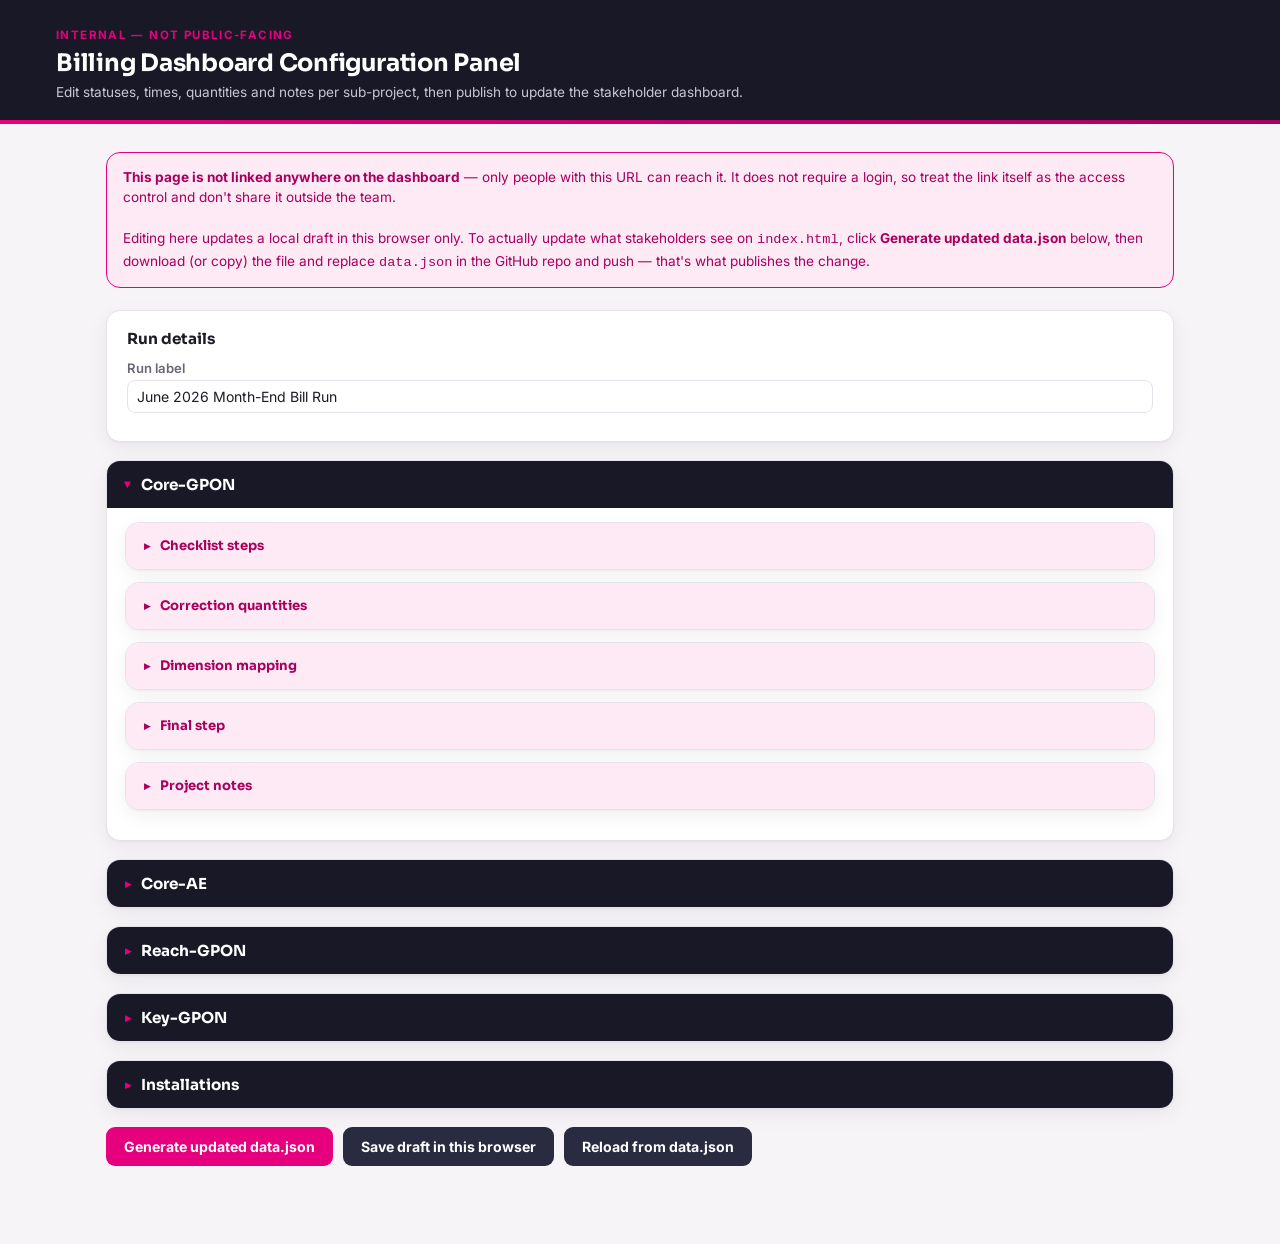
<file: config.html>
<!DOCTYPE html>
<html lang="en">
<head>
<meta charset="UTF-8" />
<meta name="viewport" content="width=device-width, initial-scale=1.0" />
<meta name="robots" content="noindex, nofollow" />
<title>Billing Dashboard — Configuration Panel</title>
<link rel="preconnect" href="https://fonts.googleapis.com">
<link href="https://fonts.googleapis.com/css2?family=Sora:wght@600;700&family=Inter:wght@400;500;600;700&display=swap" rel="stylesheet">
<link rel="stylesheet" href="style.css" />
<style>
  .config-card { background: var(--card); border:1px solid var(--border); border-radius: var(--radius); box-shadow: var(--shadow); padding: 18px 20px; margin-bottom: 18px; }
  .config-card h3 { font-size: 0.95rem; margin-bottom: 12px; }
  .field-row { display:flex; flex-wrap:wrap; gap: 12px; margin-bottom: 10px; align-items: flex-end; }
  .field { display:flex; flex-direction:column; gap:4px; font-size: 0.82rem; flex: 1 1 140px; }
  .field label { color: var(--muted); font-weight: 600; }
  .field input, .field select, .field textarea {
    font-family: inherit; font-size: 0.88rem; padding: 7px 9px;
    border: 1px solid var(--border); border-radius: 8px; background:#fff; color: var(--text);
  }
  .field textarea { resize: vertical; min-height: 50px; flex-basis: 100%; }
  .field.notes-field { flex-basis: 100%; }
  .checks-grid { display:grid; grid-template-columns: repeat(auto-fit, minmax(150px,1fr)); gap:10px; margin-bottom: 10px;}
  .sub-heading { font-size: 0.82rem; font-weight: 700; color: var(--text); margin: 16px 0 8px; }
  .sub-heading:first-of-type { margin-top: 0; }
  .step-block { border: 1px solid var(--border); border-radius: 10px; padding: 12px 14px; margin-bottom: 10px; background: var(--bg); }
  .step-block .step-name { font-size: 0.82rem; font-weight: 600; margin-bottom: 8px; color: var(--navy-light); }
  .group-heading { font-size: 0.75rem; text-transform: uppercase; letter-spacing: 0.06em; color: var(--pink-dark); font-weight:700; margin: 28px 0 10px; }
  .group-heading:first-of-type { margin-top: 0; }
  .placeholder-notice { color: var(--muted); font-size: 0.88rem; font-style: italic; }
  .actions { display:flex; gap:10px; flex-wrap: wrap; margin: 18px 0; }
  button.btn {
    font-family: inherit; font-weight: 700; font-size: 0.88rem; padding: 11px 18px;
    border-radius: 9px; border: none; cursor: pointer;
  }
  .btn-primary { background: var(--pink); color: #fff; }
  .btn-primary:hover { background: var(--pink-dark); }
  .btn-secondary { background: var(--navy-light); color: #fff; }
  .btn-secondary:hover { background: var(--navy); }
  .notice { background: var(--pink-tint); border:1px solid var(--pink); color: var(--pink-dark); padding: 14px 16px; border-radius: var(--radius); font-size: 0.85rem; margin-bottom: 22px; line-height:1.5; }
  textarea.json-output {
    width: 100%; min-height: 260px; font-family: "SF Mono", Menlo, Consolas, monospace;
    font-size: 0.78rem; padding: 12px; border-radius: 10px; border: 1px solid var(--border);
    background: var(--navy); color: #d9f7e3; white-space: pre;
  }
  .saved-msg { font-size: 0.82rem; color: var(--green); font-weight: 600; }

  details.config-project,
  details.config-section {
    border: 1px solid var(--border);
    border-radius: var(--radius);
    background: var(--card);
    box-shadow: var(--shadow);
    margin-bottom: 12px;
    overflow: hidden;
  }
  details.config-project { margin-bottom: 18px; }
  details.config-project > summary,
  details.config-section > summary {
    list-style: none;
    cursor: pointer;
    user-select: none;
    font-weight: 700;
    font-family: "Sora", sans-serif;
    padding: 14px 18px;
    display: flex;
    align-items: center;
    gap: 10px;
  }
  details.config-project > summary::-webkit-details-marker,
  details.config-section > summary::-webkit-details-marker { display: none; }
  details.config-project > summary::before,
  details.config-section > summary::before {
    content: "\25B8";
    color: var(--pink-dark);
    font-size: 0.75rem;
    transition: transform 0.15s ease;
    flex-shrink: 0;
  }
  details.config-project[open] > summary::before,
  details.config-section[open] > summary::before { transform: rotate(90deg); }
  details.config-project > summary {
    font-size: 0.95rem;
    background: var(--navy);
    color: #fff;
  }
  details.config-project > summary::before { color: var(--pink); }
  details.config-section > summary {
    font-size: 0.82rem;
    background: var(--pink-tint);
    color: var(--pink-dark);
    border-bottom: 1px solid transparent;
  }
  details.config-section[open] > summary {
    border-bottom-color: var(--border);
  }
  .config-project-body,
  .config-section-body {
    padding: 14px 18px 18px;
  }
  details.config-project-undefined {
    opacity: 0.65;
    background: var(--bg);
  }
  details.config-project-undefined > summary {
    background: var(--navy-light);
  }
  .iterations-editor { margin-top: 4px; }
  .iterations-editor-table {
    width: 100%;
    border-collapse: collapse;
    font-size: 0.82rem;
    margin-bottom: 10px;
  }
  .iterations-editor-table th,
  .iterations-editor-table td {
    padding: 8px 6px;
    border-bottom: 1px solid var(--border);
    vertical-align: middle;
  }
  .iterations-editor-table th {
    font-size: 0.72rem;
    text-transform: uppercase;
    letter-spacing: 0.04em;
    color: var(--muted);
    text-align: left;
  }
  .iterations-editor-table input {
    width: 100%;
    font-family: inherit;
    font-size: 0.85rem;
    padding: 6px 8px;
    border: 1px solid var(--border);
    border-radius: 8px;
  }
  .iterations-editor-table .iter-iteration-input {
    width: 56px;
    text-align: center;
  }
  .btn-small {
    font-family: inherit;
    font-weight: 600;
    font-size: 0.78rem;
    padding: 7px 12px;
    border-radius: 8px;
    border: 1px solid var(--border);
    background: #fff;
    cursor: pointer;
  }
  .btn-small:hover { background: var(--bg); }
  .btn-small.danger { color: var(--red); border-color: var(--red); }
  .iterations-actions { display: flex; gap: 8px; align-items: center; flex-wrap: wrap; }
  .iterations-hint { font-size: 0.78rem; color: var(--muted); }
  .comparison-editor-table {
    width: 100%;
    border-collapse: collapse;
    font-size: 0.82rem;
    margin-bottom: 10px;
  }
  .comparison-editor-table th,
  .comparison-editor-table td {
    padding: 8px 6px;
    border-bottom: 1px solid var(--border);
    vertical-align: middle;
  }
  .comparison-editor-table th {
    font-size: 0.72rem;
    text-transform: uppercase;
    letter-spacing: 0.04em;
    color: var(--muted);
    text-align: left;
  }
  .comparison-editor-table input {
    width: 100%;
    font-family: inherit;
    font-size: 0.85rem;
    padding: 6px 8px;
    border: 1px solid var(--border);
    border-radius: 8px;
  }
  .comparison-diff-cell {
    font-weight: 700;
    font-size: 0.85rem;
    white-space: nowrap;
  }
  .comparison-diff-cell.nonzero { color: var(--red); }
  .step-block.key-conditional-muted { opacity: 0.72; }
</style>
</head>
<body>

<div class="topbar">
  <div class="topbar-row">
    <div>
      <span class="eyebrow">Internal — Not Public-Facing</span>
      <h1>Billing Dashboard Configuration Panel</h1>
      <div class="meta">Edit statuses, times, quantities and notes per sub-project, then publish to update the stakeholder dashboard.</div>
    </div>
  </div>
</div>

<div class="wrap">

  <div class="notice">
    <strong>This page is not linked anywhere on the dashboard</strong> — only people with this URL can reach it. It does not require a login, so treat the link itself as the access control and don't share it outside the team.<br><br>
    Editing here updates a local draft in this browser only. To actually update what stakeholders see on <code>index.html</code>, click <strong>Generate updated data.json</strong> below, then download (or copy) the file and replace <code>data.json</code> in the GitHub repo and push — that's what publishes the change.
  </div>

  <div class="config-card">
    <h3>Run details</h3>
    <div class="field-row">
      <div class="field" style="flex-basis:280px;">
        <label for="runLabel">Run label</label>
        <input type="text" id="runLabel" placeholder="e.g. June 2026 Month-End Run" />
      </div>
    </div>
  </div>

  <div id="formArea"></div>

  <div class="actions">
    <button class="btn btn-primary" id="generateBtn">Generate updated data.json</button>
    <button class="btn btn-secondary" id="saveDraftBtn">Save draft in this browser</button>
    <button class="btn btn-secondary" id="resetBtn">Reload from data.json</button>
    <span class="saved-msg" id="savedMsg"></span>
  </div>

  <div class="config-card" id="outputCard" style="display:none;">
    <h3>Updated data.json — download or copy this, then commit it to your repo</h3>
    <textarea class="json-output" id="jsonOutput" readonly></textarea>
    <div class="actions">
      <button class="btn btn-primary" id="downloadBtn">Download data.json</button>
      <button class="btn btn-secondary" id="copyBtn">Copy to clipboard</button>
    </div>
  </div>

</div>

<script src="items.js?v=6"></script>
<script>
const $ = (sel, root=document) => root.querySelector(sel);
const $$ = (sel, root=document) => [...root.querySelectorAll(sel)];
const el = (tag, cls, html) => {
  const e = document.createElement(tag);
  if (cls) e.className = cls;
  if (html !== undefined) e.innerHTML = html;
  return e;
};
const DRAFT_KEY = "mebr_dashboard_draft_v3";

let currentData = null;

function statusSelect(id, value) {
  const options = STATUS_OPTIONS.map(o =>
    `<option value="${o.value}"${o.value === value ? " selected" : ""}>${o.label}</option>`
  ).join("");
  return `<select id="${id}">${options}</select>`;
}

function apiResultSelect(id, value) {
  const options = GPON_VARIANT_API_RESULT_OPTIONS.map(o =>
    `<option value="${o.value}"${o.value === value ? " selected" : ""}>${o.label}</option>`
  ).join("");
  return `<select id="${id}">${options}</select>`;
}

function buildStepFields(prefix, stepDef, data) {
  const block = el("div", "step-block");
  block.innerHTML = `<div class="step-name">${stepDef.label}</div>
    <div class="field-row">
      <div class="field">
        <label for="${prefix}_status">Status</label>
        ${statusSelect(`${prefix}_status`, data.status || "pending")}
      </div>
      <div class="field">
        <label for="${prefix}_time">Time (HH:MM)</label>
        <input type="text" id="${prefix}_time" placeholder="e.g. 14:32" value="${(data.time||"").replace(/"/g,'&quot;')}" />
      </div>
    </div>
    <div class="field notes-field">
      <label for="${prefix}_notes">Notes</label>
      <textarea id="${prefix}_notes">${(data.notes||"")}</textarea>
    </div>
  `;
  return block;
}

function buildQuantityFields(prefix, label, fields, values) {
  const wrap = el("div");
  wrap.innerHTML = `<div class="sub-heading" style="margin-top:0">${label}</div>`;
  const grid = el("div", "checks-grid");
  fields.forEach(f => {
    const v = (values && values[f.key] !== undefined) ? values[f.key] : 0;
    grid.innerHTML += `
      <div class="field">
        <label for="${prefix}_${f.key}">${f.label}</label>
        <input type="number" id="${prefix}_${f.key}" value="${v}" />
      </div>
    `;
  });
  wrap.appendChild(grid);
  return wrap;
}

function configSection(title, buildBody) {
  const details = el("details", "config-section");
  details.appendChild(el("summary", null, title));
  const body = el("div", "config-section-body");
  buildBody(body);
  details.appendChild(body);
  return details;
}

function buildInstallationsIterationRow(def, idx, row) {
  const iteration = row.iteration !== undefined && row.iteration !== "" ? row.iteration : 1;
  const tr = el("tr");
  tr.dataset.iterIdx = idx;
  tr.innerHTML = `
    <td><input type="number" class="iter-iteration-input" id="${def.id}_iter_${idx}_iteration" value="${iteration}" min="1" /></td>
    <td><input type="text" id="${def.id}_iter_${idx}_fix" value="${(row.fix||"").replace(/"/g,'&quot;')}" placeholder="Description" /></td>
    <td><input type="number" id="${def.id}_iter_${idx}_fix_count" value="${row.fix_count !== undefined ? row.fix_count : 0}" min="0" /></td>
    <td><input type="text" id="${def.id}_iter_${idx}_sent" value="${(row.sent_to_zo||"").replace(/"/g,'&quot;')}" placeholder="HH:MM" /></td>
    <td><input type="text" id="${def.id}_iter_${idx}_completed" value="${(row.completed_by_zo||"").replace(/"/g,'&quot;')}" placeholder="HH:MM" /></td>
    <td><button type="button" class="btn-small danger iter-remove">Remove</button></td>
  `;
  tr.querySelector(".iter-remove").addEventListener("click", () => {
    tr.remove();
    reindexInstallationsRows(def.id);
  });
  return tr;
}

function reindexInstallationsRows(projectId) {
  const rows = $$(`#${projectId}_iterations_body tr`);
  rows.forEach((tr, idx) => {
    tr.dataset.iterIdx = idx;
    tr.querySelectorAll("input").forEach(input => {
      input.id = input.id.replace(/_iter_\d+_/, `_iter_${idx}_`);
    });
  });
}

function buildInstallationsIterationsEditor(def, data, container) {
  const wrap = el("div", "iterations-editor");
  wrap.innerHTML = `
    <table class="iterations-editor-table">
      <thead><tr>
        <th>Iteration</th><th>Fix</th><th>Number of Fixes</th><th>Sent to ZO</th><th>Completed by ZO</th><th></th>
      </tr></thead>
      <tbody id="${def.id}_iterations_body"></tbody>
    </table>
    <div class="iterations-actions">
      <button type="button" class="btn-small" id="${def.id}_add_iter">+ Add fix row</button>
      <span class="iterations-hint">Multiple rows can share the same iteration number.</span>
    </div>
  `;
  container.appendChild(wrap);

  const tbody = $(`#${def.id}_iterations_body`, wrap);
  (data.iterations || []).forEach((row, idx) => tbody.appendChild(buildInstallationsIterationRow(def, idx, row)));

  $(`#${def.id}_add_iter`, wrap).addEventListener("click", () => {
    const rows = tbody.querySelectorAll("tr");
    const count = rows.length;
    const lastIteration = count
      ? Number($(`#${def.id}_iter_${count - 1}_iteration`, tbody)?.value) || 1
      : 1;
    tbody.appendChild(buildInstallationsIterationRow(def, count, emptyInstallationsIteration(lastIteration)));
  });
}

function buildInstallationsProjectForm(def, data) {
  const project = el("details", "config-project");
  project.appendChild(el("summary", null, def.label));
  const inner = el("div", "config-project-body");

  inner.appendChild(configSection("Checklist", body => {
    INSTALLATIONS_CHECKLIST_DEFS.forEach(step => {
      const stepData = data.checklist?.[step.id] || emptyStep();
      body.appendChild(buildStepFields(`${def.id}_chk_${step.id}`, step, stepData));
    });
  }));

  inner.appendChild(configSection("Check & fix iterations", body => {
    buildInstallationsIterationsEditor(def, data, body);
  }));

  inner.appendChild(configSection("Notes", body => {
    const notesField = el("div", "field notes-field");
    notesField.style.marginTop = "0";
    notesField.innerHTML = `<label for="${def.id}_notes">Notes</label><textarea id="${def.id}_notes">${(data.notes||"")}</textarea>`;
    body.appendChild(notesField);
  }));

  project.appendChild(inner);
  return project;
}

function updateGponVariantComparisonDiff(defId, rowId) {
  const raw = Number($(`#${defId}_cmp_${rowId}_raw`)?.value) || 0;
  const bss = Number($(`#${defId}_cmp_${rowId}_bss`)?.value) || 0;
  const diff = comparisonDiff(raw, bss);
  const cell = $(`#${defId}_cmp_${rowId}_diff`);
  if (!cell) return;
  cell.textContent = formatComparisonValue(diff);
  cell.classList.toggle("nonzero", diff !== 0);
}

function buildGponVariantComparisonEditor(def, data, container) {
  const wrap = el("div", "iterations-editor");
  const comparison = data.value_comparison || {};
  wrap.innerHTML = `
    <table class="comparison-editor-table">
      <thead><tr>
        <th>Metric</th><th>Raw File</th><th>BSS File</th><th>Difference</th>
      </tr></thead>
      <tbody id="${def.id}_comparison_body"></tbody>
    </table>
    <span class="iterations-hint">Difference is calculated as BSS File minus Raw File.</span>
  `;
  container.appendChild(wrap);

  const tbody = $(`#${def.id}_comparison_body`, wrap);
  GPON_VARIANT_COMPARISON_DEFS.forEach(row => {
    const values = comparison[row.id] || { raw: 0, bss: 0 };
    const diff = comparisonDiff(values.raw, values.bss);
    const tr = el("tr");
    tr.innerHTML = `
      <td>${row.label}</td>
      <td><input type="number" step="any" id="${def.id}_cmp_${row.id}_raw" value="${values.raw ?? 0}" /></td>
      <td><input type="number" step="any" id="${def.id}_cmp_${row.id}_bss" value="${values.bss ?? 0}" /></td>
      <td class="comparison-diff-cell${diff !== 0 ? " nonzero" : ""}" id="${def.id}_cmp_${row.id}_diff">${formatComparisonValue(diff)}</td>
    `;
    tr.querySelectorAll("input").forEach(input => {
      input.addEventListener("input", () => updateGponVariantComparisonDiff(def.id, row.id));
    });
    tbody.appendChild(tr);
  });
}

function updateGponVariantConditionalHints(def, apiResult) {
  gponVariantConditionalStepIds(def).forEach(stepId => {
    const block = $(`#${def.id}_chk_${stepId}_block`);
    if (!block) return;
    block.classList.toggle("key-conditional-muted", apiResult === "ok");
  });
}

function buildGponVariantApiResultField(def, data) {
  const meta = gponVariantMeta(def);
  const block = el("div", "step-block");
  const value = data.api_check_result || "";
  block.innerHTML = `
    <div class="step-name">API check result</div>
    <div class="field-row">
      <div class="field">
        <label for="${def.id}_api_result">Result</label>
        ${apiResultSelect(`${def.id}_api_result`, value)}
      </div>
    </div>
    <p class="iterations-hint">${meta?.conditionalHint || ""}</p>
  `;
  block.querySelector(`#${def.id}_api_result`).addEventListener("change", (e) => {
    updateGponVariantConditionalHints(def, e.target.value);
  });
  return block;
}

function buildGponVariantProjectForm(def, data) {
  const checklistDefs = gponVariantChecklistDefs(def);
  const project = el("details", "config-project");
  project.appendChild(el("summary", null, def.label));
  const inner = el("div", "config-project-body");

  inner.appendChild(configSection("Checklist", body => {
    checklistDefs.forEach(step => {
      const stepData = data.checklist?.[step.id] || emptyStep();
      const block = buildStepFields(`${def.id}_chk_${step.id}`, step, stepData);
      if (step.conditional) {
        block.id = `${def.id}_chk_${step.id}_block`;
        if ((data.api_check_result || "") === "ok") block.classList.add("key-conditional-muted");
      }
      body.appendChild(block);
      if (step.id === "api_file_checked") {
        body.appendChild(buildGponVariantApiResultField(def, data));
      }
    });
  }));

  inner.appendChild(configSection("Value comparison", body => {
    buildGponVariantComparisonEditor(def, data, body);
  }));

  inner.appendChild(configSection("Notes", body => {
    const notesField = el("div", "field notes-field");
    notesField.style.marginTop = "0";
    notesField.innerHTML = `<label for="${def.id}_notes">Notes</label><textarea id="${def.id}_notes">${(data.notes||"")}</textarea>`;
    body.appendChild(notesField);
  }));

  project.appendChild(inner);
  return project;
}

function buildDefinedProjectForm(def, data) {
  const project = el("details", "config-project");
  if (def.id === "core_gpon") project.open = true;
  project.appendChild(el("summary", null, def.label));

  const inner = el("div", "config-project-body");

  inner.appendChild(configSection("Checklist steps", body => {
    STEP_DEFS.forEach(step => {
      const stepData = data.steps?.[step.id] || emptyStep();
      body.appendChild(buildStepFields(`${def.id}_step_${step.id}`, step, stepData));
    });
  }));

  inner.appendChild(configSection("Correction quantities", body => {
    body.appendChild(buildQuantityFields(`${def.id}_qty_monthly`, "Monthly Orders", ORDER_QUANTITY_FIELDS, data.quantities?.monthly));
    body.appendChild(buildQuantityFields(`${def.id}_qty_start`, "Start Orders", ORDER_QUANTITY_FIELDS, data.quantities?.start));
    body.appendChild(buildQuantityFields(`${def.id}_qty_data`, "Data", DATA_QUANTITY_FIELDS, data.quantities?.data));
  }));

  inner.appendChild(configSection("Dimension mapping", body => {
    MAPPING_DEFS.forEach(mapping => {
      const mapData = data.mappings?.[mapping.id] || emptyStep();
      body.appendChild(buildStepFields(`${def.id}_map_${mapping.id}`, mapping, mapData));
    });
  }));

  inner.appendChild(configSection("Final step", body => {
    FINAL_STEP_DEFS.forEach(step => {
      const stepData = data.steps?.[step.id] || emptyStep();
      body.appendChild(buildStepFields(`${def.id}_step_${step.id}`, step, stepData));
    });
  }));

  inner.appendChild(configSection("Project notes", body => {
    const notesField = el("div", "field notes-field");
    notesField.style.marginTop = "0";
    notesField.innerHTML = `<label for="${def.id}_notes">Notes</label><textarea id="${def.id}_notes">${(data.notes||"")}</textarea>`;
    body.appendChild(notesField);
  }));

  project.appendChild(inner);
  return project;
}

function buildForm(projects) {
  const area = $("#formArea");
  area.innerHTML = "";

  PROJECT_DEFS.forEach(def => {
    if (!def.defined) {
      const project = el("details", "config-project config-project-undefined");
      project.innerHTML = `
        <summary>${def.label}</summary>
        <div class="config-project-body">
          <p class="placeholder-notice">This sub-project is not yet defined — no fields to edit. Once the process is confirmed, it will be added to <code>items.js</code>.</p>
        </div>
      `;
      area.appendChild(project);
      return;
    }

    const data = getProjectData(def, projects);
    if (isInstallationsProject(def)) {
      area.appendChild(buildInstallationsProjectForm(def, data));
    } else if (isGponVariantProject(def)) {
      area.appendChild(buildGponVariantProjectForm(def, data));
    } else {
      area.appendChild(buildDefinedProjectForm(def, data));
    }
  });
}

function collectInstallationsProject(def) {
  const checklist = {};
  INSTALLATIONS_CHECKLIST_DEFS.forEach(step => {
    const p = `${def.id}_chk_${step.id}`;
    checklist[step.id] = {
      status: $(`#${p}_status`).value,
      time: $(`#${p}_time`).value,
      notes: $(`#${p}_notes`).value,
    };
  });

  const iterations = [];
  const rows = $(`#${def.id}_iterations_body`)?.querySelectorAll("tr") || [];
  rows.forEach((tr, idx) => {
    iterations.push({
      iteration: Number($(`#${def.id}_iter_${idx}_iteration`)?.value) || 1,
      fix: $(`#${def.id}_iter_${idx}_fix`)?.value || "",
      fix_count: Number($(`#${def.id}_iter_${idx}_fix_count`)?.value) || 0,
      sent_to_zo: $(`#${def.id}_iter_${idx}_sent`)?.value || "",
      completed_by_zo: $(`#${def.id}_iter_${idx}_completed`)?.value || "",
    });
  });

  return { checklist, iterations, notes: $(`#${def.id}_notes`).value };
}

function collectGponVariantProject(def) {
  const checklist = {};
  gponVariantChecklistDefs(def).forEach(step => {
    const p = `${def.id}_chk_${step.id}`;
    checklist[step.id] = {
      status: $(`#${p}_status`).value,
      time: $(`#${p}_time`).value,
      notes: $(`#${p}_notes`).value,
    };
  });

  const value_comparison = {};
  GPON_VARIANT_COMPARISON_DEFS.forEach(row => {
    value_comparison[row.id] = {
      raw: Number($(`#${def.id}_cmp_${row.id}_raw`)?.value) || 0,
      bss: Number($(`#${def.id}_cmp_${row.id}_bss`)?.value) || 0,
    };
  });

  return {
    checklist,
    api_check_result: $(`#${def.id}_api_result`).value,
    value_comparison,
    notes: $(`#${def.id}_notes`).value,
  };
}

function collectQuantityGroup(prefix, fields) {
  const values = {};
  fields.forEach(f => {
    values[f.key] = Number($(`#${prefix}_${f.key}`).value) || 0;
  });
  return values;
}

function collectDefinedProject(def) {
  const steps = {};
  STEP_DEFS.forEach(step => {
    const p = `${def.id}_step_${step.id}`;
    steps[step.id] = {
      status: $(`#${p}_status`).value,
      time: $(`#${p}_time`).value,
      notes: $(`#${p}_notes`).value,
    };
  });
  FINAL_STEP_DEFS.forEach(step => {
    const p = `${def.id}_step_${step.id}`;
    steps[step.id] = {
      status: $(`#${p}_status`).value,
      time: $(`#${p}_time`).value,
      notes: $(`#${p}_notes`).value,
    };
  });

  const mappings = {};
  MAPPING_DEFS.forEach(mapping => {
    const p = `${def.id}_map_${mapping.id}`;
    mappings[mapping.id] = {
      status: $(`#${p}_status`).value,
      time: $(`#${p}_time`).value,
      notes: $(`#${p}_notes`).value,
    };
  });

  return {
    steps,
    quantities: {
      monthly: collectQuantityGroup(`${def.id}_qty_monthly`, ORDER_QUANTITY_FIELDS),
      start:   collectQuantityGroup(`${def.id}_qty_start`, ORDER_QUANTITY_FIELDS),
      data:    collectQuantityGroup(`${def.id}_qty_data`, DATA_QUANTITY_FIELDS),
    },
    mappings,
    notes: $(`#${def.id}_notes`).value,
  };
}

function collectFormData() {
  const projects = {};
  PROJECT_DEFS.forEach(def => {
    if (!def.defined) return;
    if (isInstallationsProject(def)) {
      projects[def.id] = collectInstallationsProject(def);
    } else if (isGponVariantProject(def)) {
      projects[def.id] = collectGponVariantProject(def);
    } else {
      projects[def.id] = collectDefinedProject(def);
    }
  });
  return {
    run_label: $("#runLabel").value,
    last_updated: new Date().toISOString(),
    projects,
  };
}

function applyData(data) {
  currentData = data;
  $("#runLabel").value = data.run_label || "";
  buildForm(data.projects || {});
}

async function loadFromFile() {
  const res = await fetch("data.json?t=" + Date.now());
  if (!res.ok) throw new Error("HTTP " + res.status);
  return await res.json();
}

function loadDraftIfAny() {
  const raw = localStorage.getItem(DRAFT_KEY);
  if (!raw) return null;
  try { return JSON.parse(raw); } catch { return null; }
}

async function init() {
  let data;
  try {
    data = await loadFromFile();
  } catch (err) {
    $("#formArea").innerHTML = `<div class="load-error" style="background:var(--red-tint);color:var(--red);border:1px solid var(--red);border-radius:var(--radius);padding:14px;">Could not load data.json: ${err.message}</div>`;
    return;
  }
  const draft = loadDraftIfAny();
  if (draft) {
    const useDraft = confirm("A saved draft was found in this browser. Load the draft instead of data.json?");
    if (useDraft) data = draft;
  }
  applyData(data);
}

$("#generateBtn").addEventListener("click", () => {
  const data = collectFormData();
  currentData = data;
  const json = JSON.stringify(data, null, 2);
  $("#jsonOutput").value = json;
  $("#outputCard").style.display = "block";
  $("#outputCard").scrollIntoView({ behavior: "smooth" });
});

$("#saveDraftBtn").addEventListener("click", () => {
  const data = collectFormData();
  localStorage.setItem(DRAFT_KEY, JSON.stringify(data));
  $("#savedMsg").textContent = "Draft saved in this browser at " + new Date().toLocaleTimeString();
  setTimeout(() => $("#savedMsg").textContent = "", 4000);
});

$("#resetBtn").addEventListener("click", async () => {
  try {
    const data = await loadFromFile();
    applyData(data);
    $("#outputCard").style.display = "none";
    $("#savedMsg").textContent = "Reloaded from data.json";
    setTimeout(() => $("#savedMsg").textContent = "", 4000);
  } catch (err) {
    alert("Could not reload data.json: " + err.message);
  }
});

$("#downloadBtn").addEventListener("click", () => {
  const blob = new Blob([$("#jsonOutput").value], { type: "application/json" });
  const url = URL.createObjectURL(blob);
  const a = document.createElement("a");
  a.href = url;
  a.download = "data.json";
  document.body.appendChild(a);
  a.click();
  document.body.removeChild(a);
  URL.revokeObjectURL(url);
});

$("#copyBtn").addEventListener("click", async () => {
  await navigator.clipboard.writeText($("#jsonOutput").value);
  $("#savedMsg").textContent = "Copied to clipboard";
  setTimeout(() => $("#savedMsg").textContent = "", 4000);
});

init();
</script>

</body>
</html>
</file>
<file: style.css>
/* ============================================================
   Month-End Billing Run Dashboard — shared styles
   Palette inspired by vumatel.co.za (magenta/pink + dark navy)
   ============================================================ */

:root {
  --pink: #E6007E;
  --pink-dark: #A8005F;
  --pink-tint: #FDEAF4;
  --navy: #181826;
  --navy-light: #2A2A40;
  --bg: #F6F4F7;
  --card: #FFFFFF;
  --border: #E7E2EA;
  --text: #1F1B24;
  --muted: #6B6575;
  --green: #1FA15A;
  --green-tint: #E8F7EE;
  --amber: #C97A0A;
  --amber-tint: #FDF1DE;
  --red: #D7263D;
  --red-tint: #FCE7EA;
  --radius: 14px;
  --shadow: 0 1px 2px rgba(24,24,38,0.04), 0 6px 20px rgba(24,24,38,0.06);
}

* { box-sizing: border-box; }

html, body {
  margin: 0;
  padding: 0;
  background: var(--bg);
  color: var(--text);
  font-family: "Inter", -apple-system, BlinkMacSystemFont, "Segoe UI", Roboto, sans-serif;
  -webkit-font-smoothing: antialiased;
}

h1, h2, h3 {
  font-family: "Sora", "Inter", sans-serif;
  margin: 0;
}

a { color: var(--pink); }

/* ---------- Header ---------- */
.topbar {
  background: var(--navy);
  color: #fff;
  padding: 28px clamp(20px, 5vw, 56px) 24px;
  position: relative;
  overflow: hidden;
}
.topbar::after {
  content: "";
  position: absolute;
  left: 0; right: 0; bottom: 0;
  height: 4px;
  background: linear-gradient(90deg, var(--pink), var(--pink-dark));
}
.topbar-row {
  display: flex;
  align-items: flex-start;
  justify-content: space-between;
  gap: 24px;
  flex-wrap: wrap;
}
.topbar-inner {
  max-width: 1180px;
  margin: 0 auto;
}
.topbar-run-row {
  display: flex;
  align-items: center;
  justify-content: space-between;
  gap: 16px;
  margin-top: 20px;
  padding: 12px 18px;
  background: var(--navy-light);
  border-radius: var(--radius);
}
.run-info {
  min-width: 0;
}
.run-label {
  font-size: 0.95rem;
  font-weight: 600;
}
.run-updated {
  font-size: 0.75rem;
  color: #ABA6BC;
  margin-top: 4px;
}
.btn-export {
  font-family: inherit;
  font-weight: 700;
  font-size: 0.82rem;
  padding: 9px 16px;
  border-radius: 9px;
  border: 1px solid rgba(255,255,255,0.2);
  background: var(--pink);
  color: #fff;
  cursor: pointer;
  white-space: nowrap;
  flex-shrink: 0;
}
.topbar h1 {
  font-size: 1.5rem;
  font-weight: 700;
  letter-spacing: -0.01em;
}
.topbar .eyebrow {
  color: var(--pink);
  font-size: 0.72rem;
  font-weight: 700;
  letter-spacing: 0.12em;
  text-transform: uppercase;
  margin-bottom: 6px;
  display: block;
}
.topbar .meta {
  font-size: 0.85rem;
  color: #C9C5D6;
  margin-top: 6px;
}
.btn-export:hover { background: var(--pink-dark); }
.btn-export:disabled {
  opacity: 0.6;
  cursor: wait;
}
@media (max-width: 560px) {
  .topbar-run-row {
    flex-direction: column;
    align-items: stretch;
  }
  .btn-export { width: 100%; text-align: center; }
}

.wrap {
  max-width: 1180px;
  margin: 0 auto;
  padding: 28px clamp(20px, 5vw, 56px) 64px;
}

/* ---------- Summary / pipeline strip ---------- */
.summary {
  display: flex;
  gap: 14px;
  margin-bottom: 28px;
  flex-wrap: wrap;
}
.stat {
  flex: 1 1 130px;
  background: var(--card);
  border: 1px solid var(--border);
  border-radius: var(--radius);
  padding: 14px 18px;
  box-shadow: var(--shadow);
}
.stat .num { font-size: 1.7rem; font-weight: 700; font-family: "Sora", sans-serif; }
.stat .lbl { font-size: 0.78rem; color: var(--muted); margin-top: 2px; }
.stat.done .num { color: var(--green); }
.stat.pending .num { color: var(--amber); }
.stat.issue .num { color: var(--red); }
.stat.na .num { color: var(--muted); }
.stat.progress { flex: 2 1 260px; }
.progress-bar-track {
  height: 10px;
  border-radius: 6px;
  background: var(--border);
  overflow: hidden;
  margin-top: 10px;
}
.progress-bar-fill {
  height: 100%;
  background: linear-gradient(90deg, var(--pink-dark), var(--pink));
  border-radius: 6px;
  transition: width 0.4s ease, background 0.3s ease;
}
.progress-bar-fill.bar-done {
  background: linear-gradient(90deg, #178a4c, var(--green));
}
.progress-bar-fill.bar-issue {
  background: linear-gradient(90deg, #b81f32, var(--red));
}
.progress-bar-fill.bar-pending {
  background: linear-gradient(90deg, #a86808, var(--amber));
}
.progress-bar-fill.bar-progress {
  background: linear-gradient(90deg, var(--pink-dark), var(--pink));
}
.progress-bar-fill.bar-undefined {
  background: #C9C5D6;
}
.progress-bar-fill.bar-in-progress {
  background: linear-gradient(90deg, #1565a8, #3d9ee8);
}
.ppt-pct.bar-in-progress { color: #1565a8; }
.cps-pct.bar-in-progress { color: #1565a8; }
.iterations-wrap {
  margin-top: 16px;
  border: 1px solid var(--border);
  border-radius: 10px;
  overflow: hidden;
}
.iterations-label {
  padding: 8px 14px;
  font-size: 0.72rem;
  font-weight: 700;
  text-transform: uppercase;
  letter-spacing: 0.05em;
  color: var(--pink-dark);
  background: var(--pink-tint);
  border-bottom: 1px solid var(--border);
}
.iterations-table { margin: 0; }
.iterations-empty { padding: 12px 14px; margin: 0; font-size: 0.85rem; }
.comparison-wrap {
  margin-top: 16px;
  border: 1px solid var(--border);
  border-radius: 10px;
  overflow: hidden;
}
.comparison-label {
  padding: 8px 14px;
  font-size: 0.72rem;
  font-weight: 700;
  text-transform: uppercase;
  letter-spacing: 0.05em;
  color: var(--pink-dark);
  background: var(--pink-tint);
  border-bottom: 1px solid var(--border);
}
.comparison-table { margin: 0; }
.comparison-diff { font-weight: 600; }
.comparison-diff-nonzero { color: var(--red); }

/* ---------- Per-project progress row ---------- */
.project-progress-row {
  display: grid;
  grid-template-columns: repeat(5, 1fr);
  gap: 12px;
  margin-bottom: 28px;
}
@media (max-width: 900px) {
  .project-progress-row { grid-template-columns: repeat(2, 1fr); }
}
@media (max-width: 480px) {
  .project-progress-row { grid-template-columns: 1fr; }
}
.project-progress-tile {
  background: var(--card);
  border: 1px solid var(--border);
  border-radius: var(--radius);
  padding: 12px 14px;
  box-shadow: var(--shadow);
}
.project-progress-tile.undefined {
  opacity: 0.65;
  background: var(--bg);
}
.ppt-head {
  display: flex;
  justify-content: space-between;
  align-items: baseline;
  margin-bottom: 8px;
}
.ppt-label {
  font-size: 0.82rem;
  font-weight: 700;
  font-family: "Sora", sans-serif;
}
.ppt-pct {
  font-size: 0.78rem;
  font-weight: 700;
  color: var(--pink-dark);
}
.ppt-pct.bar-done { color: var(--green); }
.ppt-pct.bar-issue { color: var(--red); }
.ppt-pct.bar-pending { color: var(--amber); }
.ppt-pct.bar-progress { color: var(--pink-dark); }
.ppt-pct.bar-undefined { color: var(--muted); }
.cps-pct.bar-done { color: var(--green); }
.cps-pct.bar-issue { color: var(--red); }
.cps-pct.bar-pending { color: var(--amber); }
.cps-pct.bar-progress { color: var(--pink-dark); }
.cps-pct.bar-undefined { color: var(--muted); }
.ppt-sub {
  font-size: 0.72rem;
  color: var(--muted);
  margin-top: 6px;
}

/* ---------- Checklist (per-project collapsible) ---------- */
.checklist-wrap {
  margin-bottom: 32px;
}
.checklist-projects {
  display: flex;
  flex-direction: column;
  gap: 10px;
}
details.checklist-project {
  background: var(--card);
  border: 1px solid var(--border);
  border-radius: var(--radius);
  box-shadow: var(--shadow);
  overflow: hidden;
}
details.checklist-project.checklist-project-undefined {
  opacity: 0.65;
  background: var(--bg);
  border-style: dashed;
}
details.checklist-project.checklist-project-undefined > summary.checklist-project-summary {
  color: var(--muted);
}
details.checklist-project.checklist-project-undefined .cps-label {
  color: var(--muted);
}
details.checklist-project.checklist-project-undefined .cps-meta {
  font-size: 0.78rem;
  font-weight: 500;
  color: var(--muted);
  font-family: "Inter", sans-serif;
}
details.checklist-project.checklist-project-undefined > summary.checklist-project-summary::before {
  color: var(--muted);
}
details.checklist-project > summary.checklist-project-summary {
  list-style: none;
  display: flex;
  align-items: center;
  justify-content: space-between;
  gap: 16px;
  padding: 14px 18px;
  cursor: pointer;
  font-weight: 700;
  font-family: "Sora", sans-serif;
  font-size: 0.92rem;
  user-select: none;
}
details.checklist-project > summary.checklist-project-summary::-webkit-details-marker { display: none; }
details.checklist-project > summary.checklist-project-summary::before {
  content: "\25B8";
  display: inline-block;
  margin-right: 10px;
  transition: transform 0.15s ease;
  color: var(--pink-dark);
  flex-shrink: 0;
}
details.checklist-project[open] > summary.checklist-project-summary::before {
  transform: rotate(90deg);
}
.cps-label {
  flex: 1;
  min-width: 0;
  display: flex;
  align-items: center;
  gap: 8px;
  flex-wrap: wrap;
}
.cps-meta {
  font-size: 0.78rem;
  font-weight: 500;
  color: var(--muted);
  font-family: "Inter", sans-serif;
}
.cps-progress {
  display: flex;
  align-items: center;
  gap: 10px;
  flex: 0 1 220px;
  min-width: 140px;
}
.cps-progress .progress-bar-track { flex: 1; margin-top: 0; height: 8px; }
.cps-pct {
  font-size: 0.72rem;
  font-weight: 600;
  color: var(--muted);
  white-space: nowrap;
  font-family: "Inter", sans-serif;
}
.checklist-project-body {
  padding: 0 18px 16px;
  border-top: 1px solid var(--border);
}
.checklist-project-body.placeholder-card p {
  margin: 14px 0 4px;
  color: var(--muted);
  font-size: 0.88rem;
  line-height: 1.5;
}
.checklist-scroll {
  overflow-x: auto;
}
.checklist-table {
  width: 100%;
  border-collapse: collapse;
  font-size: 0.82rem;
}
.checklist-table-inner {
  margin-top: 12px;
  margin-bottom: 8px;
}
.checklist-table th,
.checklist-table td {
  padding: 9px 12px;
  border-bottom: 1px solid var(--border);
  vertical-align: middle;
}
.checklist-table th {
  background: var(--bg);
  color: var(--muted);
  font-size: 0.72rem;
  font-weight: 700;
  letter-spacing: 0.04em;
  text-transform: uppercase;
  text-align: left;
}
.checklist-table th.step-col,
.checklist-table td.step-col {
  text-align: left;
  font-weight: 500;
  color: var(--text);
  line-height: 1.35;
  width: 40%;
}
.checklist-table th.notes-col,
.checklist-table td.notes-col {
  text-align: left;
  width: 28%;
  font-size: 0.8rem;
  line-height: 1.4;
}
.row-note {
  color: var(--text);
  white-space: pre-wrap;
}
.note-cell {
  display: flex;
  flex-direction: column;
  align-items: flex-start;
  gap: 6px;
}
.badge-note {
  color: var(--pink-dark);
  background: var(--pink-tint);
  font-size: 0.72rem;
  padding: 3px 8px;
}
.checklist-table tbody tr:last-child td { border-bottom: none; }
.checklist-table tbody tr:hover td { background: var(--pink-tint); }
.check-cell {
  display: flex;
  flex-direction: column;
  align-items: flex-start;
  gap: 4px;
}
.check-cell .badge { font-size: 0.72rem; padding: 3px 8px; }
.cell-time {
  font-family: "Sora", sans-serif;
  font-weight: 700;
  font-size: 0.8rem;
}
.cell-time.muted, .muted { color: var(--muted); font-weight: 500; }
.cell-tbd { color: var(--muted); }
.cell-note { font-size: 0.75rem; cursor: help; margin-left: 4px; }

details.checklist-qty-group {
  margin-top: 8px;
  border: 1px solid var(--border);
  border-radius: 10px;
  background: var(--bg);
  overflow: hidden;
}
details.checklist-qty-group > summary {
  list-style: none;
  padding: 10px 14px;
  font-size: 0.78rem;
  font-weight: 700;
  color: var(--pink-dark);
  text-transform: uppercase;
  letter-spacing: 0.04em;
  cursor: pointer;
  user-select: none;
}
details.checklist-qty-group > summary::-webkit-details-marker { display: none; }
details.checklist-qty-group > summary::before {
  content: "\25B8";
  display: inline-block;
  margin-right: 8px;
  transition: transform 0.15s ease;
  font-size: 0.7rem;
}
details.checklist-qty-group[open] > summary::before { transform: rotate(90deg); }
details.checklist-qty-group .metric-grid {
  padding: 0 14px 12px;
  grid-template-columns: repeat(2, 1fr);
}
.project-notes-block {
  margin-top: 14px;
  border: 1px solid var(--border);
  border-radius: 10px;
  overflow: hidden;
}
.project-notes-label {
  display: flex;
  align-items: center;
  gap: 8px;
  flex-wrap: wrap;
  padding: 8px 14px;
  font-size: 0.72rem;
  font-weight: 700;
  text-transform: uppercase;
  letter-spacing: 0.05em;
  color: var(--pink-dark);
  background: var(--pink-tint);
  border-bottom: 1px solid var(--border);
}
.project-notes-body {
  padding: 12px 14px;
  font-size: 0.85rem;
  line-height: 1.45;
  white-space: pre-wrap;
  color: var(--text);
}
.project-notes-body.empty {
  color: var(--muted);
  font-style: italic;
}

/* ---------- Sections ---------- */
.section-title {
  font-size: 1rem;
  font-weight: 700;
  margin: 36px 0 14px;
  display: flex;
  align-items: center;
  gap: 8px;
}
.section-title .swatch {
  width: 10px; height: 10px; border-radius: 3px;
  background: var(--pink);
  display: inline-block;
}
.cols-2 { display: grid; grid-template-columns: 1fr 1fr; gap: 18px; }
.cols-3 { display: grid; grid-template-columns: repeat(3, 1fr); gap: 18px; }
@media (max-width: 760px) {
  .cols-2, .cols-3 { grid-template-columns: 1fr; }
}

/* ---------- Item card ---------- */
.card {
  background: var(--card);
  border: 1px solid var(--border);
  border-radius: var(--radius);
  box-shadow: var(--shadow);
  padding: 16px 18px;
  display: flex;
  flex-direction: column;
  gap: 10px;
}
.card-head {
  display: flex;
  align-items: flex-start;
  justify-content: space-between;
  gap: 10px;
}
.card-title-block .tag {
  font-size: 0.68rem;
  font-weight: 700;
  letter-spacing: 0.06em;
  text-transform: uppercase;
  color: var(--pink-dark);
  background: var(--pink-tint);
  padding: 2px 7px;
  border-radius: 5px;
  margin-bottom: 5px;
  display: inline-block;
}
.card-title-block .title {
  font-weight: 600;
  font-size: 0.97rem;
}
.badge {
  font-size: 0.78rem;
  font-weight: 700;
  padding: 5px 10px;
  border-radius: 20px;
  white-space: nowrap;
}
.status-done   { color: var(--green); background: var(--green-tint); }
.status-pending{ color: var(--amber); background: var(--amber-tint); }
.status-issue  { color: var(--red);   background: var(--red-tint); }
.status-na     { color: var(--muted); background: #EEEAF0; }
.status-in-progress { color: #1565a8; background: #e3f2fc; }

.time-line {
  font-size: 0.85rem;
  color: var(--muted);
}
.time-line strong { color: var(--text); font-family: "Sora", sans-serif; }

/* checks metric grid */
.metric-grid {
  display: grid;
  grid-template-columns: repeat(2, 1fr);
  gap: 6px 16px;
  font-size: 0.83rem;
  margin-top: 2px;
}
.metric-grid .metric {
  display: flex;
  justify-content: space-between;
  border-bottom: 1px dashed var(--border);
  padding-bottom: 3px;
}
.metric .m-label { color: var(--muted); }
.metric .m-val { font-weight: 700; font-family: "Sora", sans-serif; }

/* dimensions checklist */
.dim-list { display: flex; flex-direction: column; gap: 6px; }
.dim-row {
  display: flex;
  align-items: center;
  justify-content: space-between;
  font-size: 0.88rem;
  padding: 6px 0;
  border-bottom: 1px dashed var(--border);
}
.dim-row:last-child { border-bottom: none; }

/* notes expander */
details.notes {
  margin-top: 2px;
  font-size: 0.85rem;
}
details.notes > summary {
  cursor: pointer;
  color: var(--pink-dark);
  font-weight: 600;
  list-style: none;
  display: flex;
  align-items: center;
  gap: 5px;
}
details.notes > summary::-webkit-details-marker { display: none; }
details.notes > summary::before {
  content: "\25B8";
  display: inline-block;
  transition: transform 0.15s ease;
  font-size: 0.7rem;
}
details.notes[open] > summary::before { transform: rotate(90deg); }
.notes-body {
  margin-top: 6px;
  padding: 10px 12px;
  background: var(--bg);
  border-radius: 8px;
  color: var(--muted);
  line-height: 1.45;
  white-space: pre-wrap;
}
.notes-body:empty::before { content: "No notes added."; font-style: italic; }

footer.foot {
  text-align: center;
  font-size: 0.75rem;
  color: var(--muted);
  padding: 18px;
}

.load-error {
  background: var(--red-tint);
  color: var(--red);
  border: 1px solid var(--red);
  border-radius: var(--radius);
  padding: 14px 18px;
  margin-bottom: 20px;
  font-size: 0.88rem;
}

.pdf-export-root {
  position: fixed;
  left: -9999px;
  top: 0;
  width: 1180px;
  background: var(--bg);
}

@media print {
  .btn-export { display: none !important; }
  details { display: block !important; }
  details > summary { display: none !important; }
  details > *:not(summary) { display: block !important; }
  .checklist-project-body,
  .checklist-qty-group .metric-grid { display: block !important; }
}
</file>
